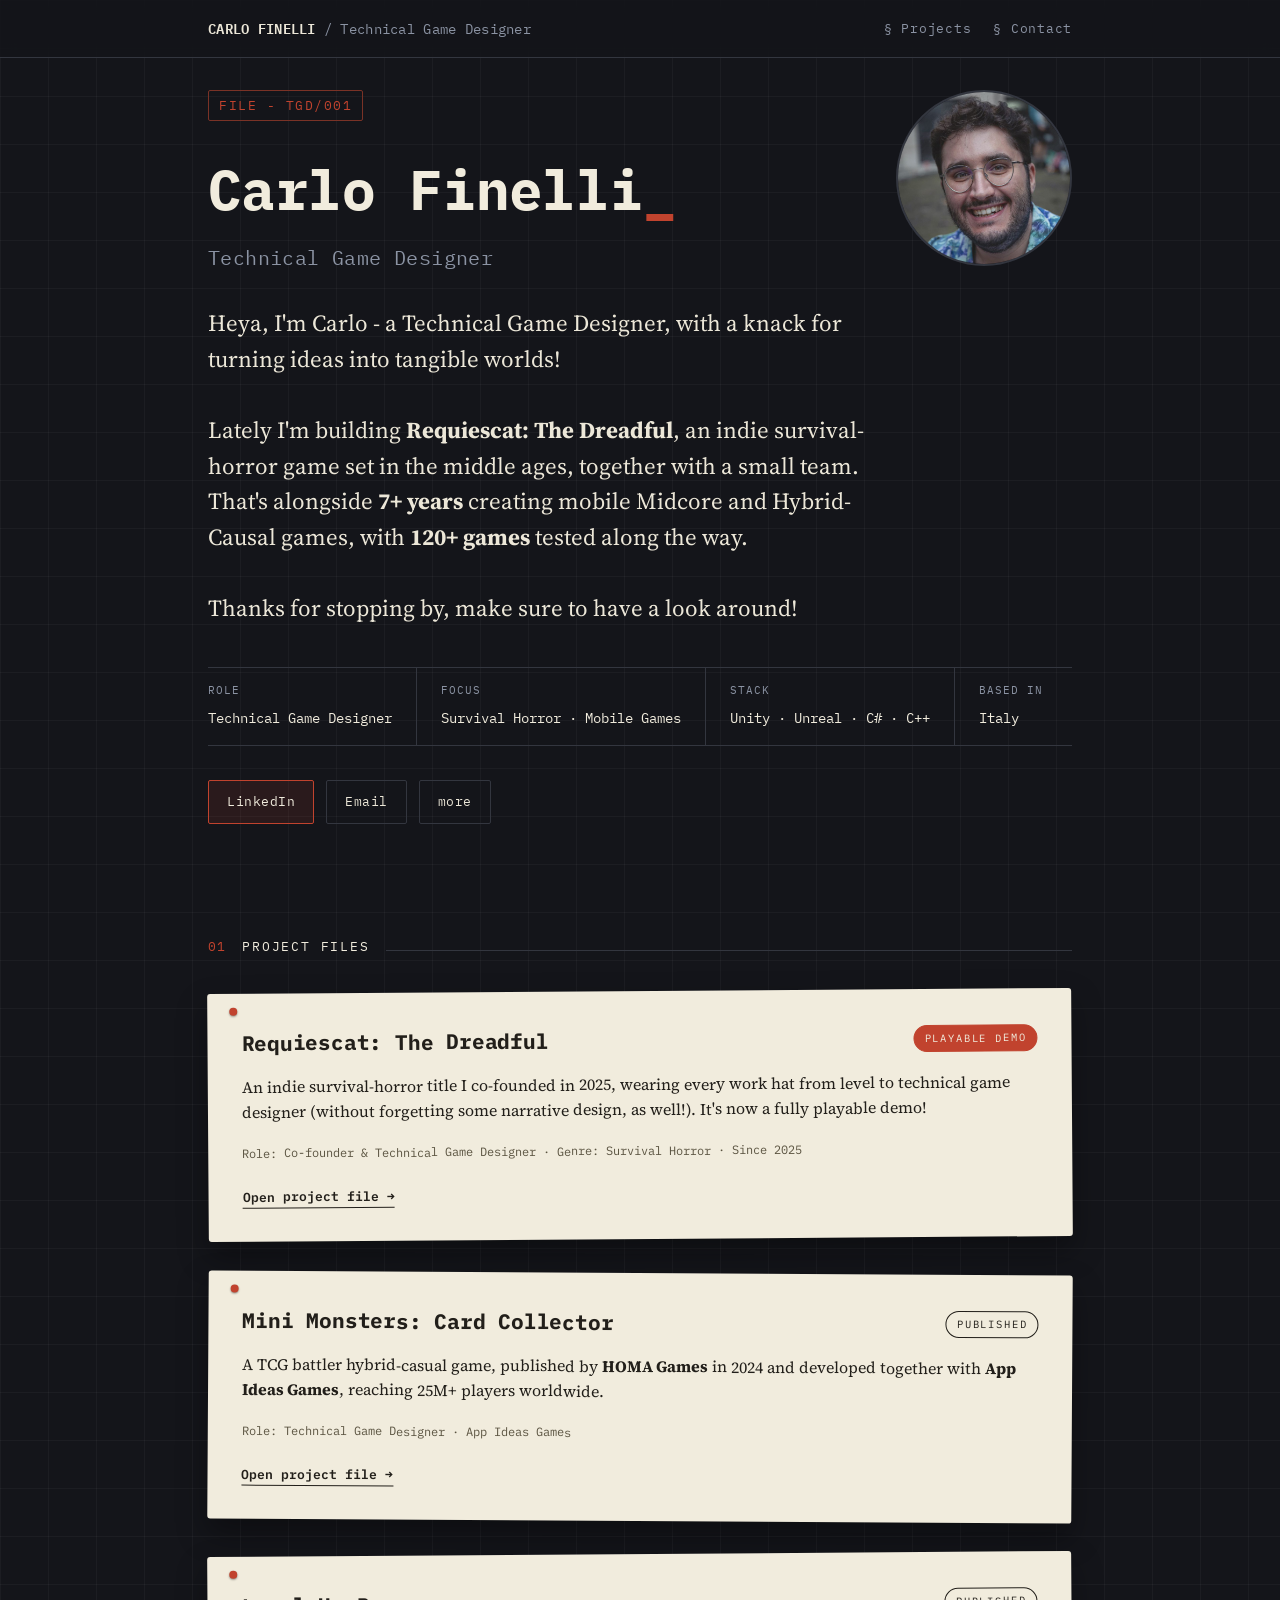
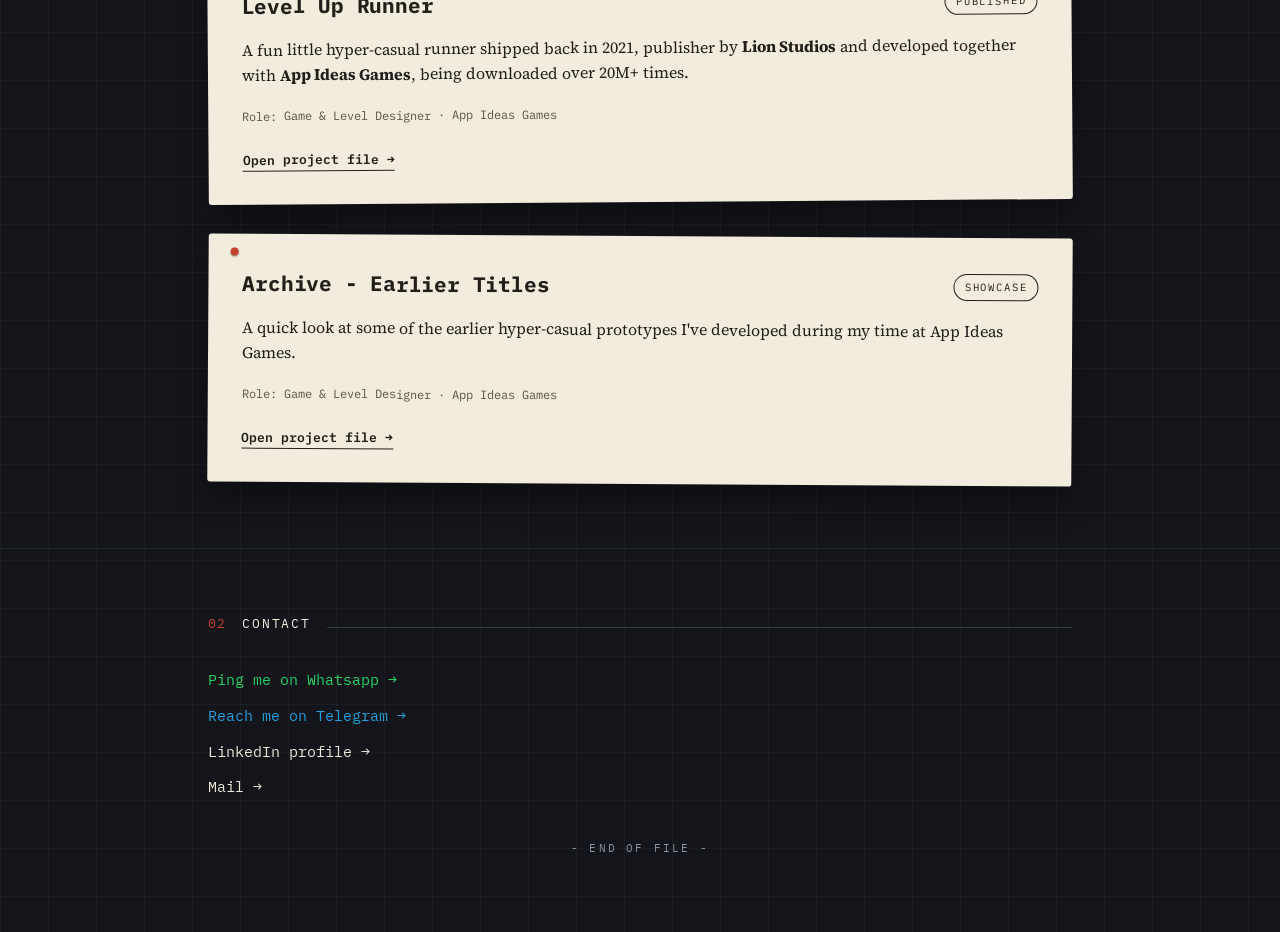
<file: index.html>
<!DOCTYPE html>
<html lang="en">
<head>
<meta charset="UTF-8">
<meta name="viewport" content="width=device-width, initial-scale=1.0">
<title>Carlo Finelli - Technical Game Designer</title>
<meta name="description" content="Portfolio of Carlo Finelli, Technical Game Designer and co-founder of Requiescat: The Dreadful.">
<link rel="stylesheet" href="assets/style.css">
</head>
<body>

<header class="site-header">
  <div class="wrap">
    <a href="index.html" class="id">CARLO FINELLI <span class="role">/ Technical Game Designer</span></a>
    <nav>
      <a href="#projects">§ Projects</a>
      <a href="#contact">§ Contact</a>
    </nav>
  </div>
</header>

<section class="hero">
  <div class="wrap">
    <div class="hero-top">
      <div class="hero-text">
        <span class="doc-tag">File - TGD/001</span>
        <h1>Carlo Finelli<span class="cursor">_</span></h1>
        <p class="role-line">Technical Game Designer</p>
      </div>
      <div class="hero-photo"><img src="assets/index/propic.jpg" alt="Carlo Finelli"></div>
    </div>

    <p class="statement">Heya, I'm Carlo - a Technical Game Designer, with a knack for turning ideas into tangible worlds! </br></br>
    Lately I'm building <b>Requiescat: The Dreadful</b>, an indie survival-horror game set in the middle ages, together with a small team.
    </br>That's alongside <b>7+ years</b> creating mobile Midcore and Hybrid-Causal games, with <b>120+ games</b> tested along the way. </br></br>
    Thanks for stopping by, make sure to have a look around!</p>

    <div class="meta-row">
      <div><span class="k">Role</span><span class="v">Technical Game Designer</span></div>
      <div><span class="k">Focus</span><span class="v">Survival Horror · Mobile Games</span></div>
      <div><span class="k">Stack</span><span class="v">Unity · Unreal · C# · C++</span></div>
      <div><span class="k">Based in</span><span class="v">Italy</span></div>
    </div>

    <div class="cta-row">
            <a class="btn primary" href="https://www.linkedin.com/in/carlo-finelli/" target="_blank" rel="noopener">LinkedIn</a>
            <a class="btn" href="mailto:c.finelli92@gmail.com?subject=Inquiry%20regarding%20your%20portfolio&body=Hi%20Carlo!%0D%0A%0D%0AI%20saw%20your%20portfolio%20and%20wanted%20to%20reach%20out!">Email</a>
            <a class="btn" href="#contact">more</a>
    </div>
  </div>
</section>

<section class="section" id="projects">
  <div class="wrap">
    <div class="eyebrow"><span class="num">01</span><span class="label">Project Files</span><span class="rule"></span></div>
    <div class="dossier-grid">

      <article class="dossier">
        <div class="dossier-top">
          <h3>Requiescat: The Dreadful</h3>
          <span class="status-pill live">Playable Demo</span>
        </div>
        <p class="blurb">An indie survival-horror title I co-founded in 2025, wearing every work hat from level to technical game designer (without forgetting some narrative design, as well!). </b>
        It's now a fully playable demo!</p>
        <div class="meta"><span>Role: Co-founder & Technical Game Designer</span><span>Genre: Survival Horror</span><span>Since 2025</span></div>
        <a class="open" href="projects/requiescat.html">Open project file →</a>
      </article>

      <article class="dossier">
        <div class="dossier-top">
          <h3>Mini Monsters: Card Collector</h3>
          <span class="status-pill">Published</span>
        </div>
        <p class="blurb">A TCG battler hybrid-casual game, published by <b>HOMA Games</b> in 2024 and developed together with <b>App Ideas Games</b>, reaching 25M+ players worldwide.</p>
        <div class="meta"><span>Role: Technical Game Designer</span><span>App Ideas Games</span></div>
        <a class="open" href="projects/mini-monsters.html">Open project file →</a>
      </article>

      <article class="dossier">
        <div class="dossier-top">
          <h3>Level Up Runner</h3>
          <span class="status-pill">Published</span>
        </div>
        <p class="blurb">A fun little hyper-casual runner shipped back in 2021, publisher by <b>Lion Studios</b> and developed together with <b>App Ideas Games</b>, being downloaded over 20M+ times.</p>
        <div class="meta"><span>Role: Game & Level Designer</span><span>App Ideas Games</span></div>
        <a class="open" href="projects/level-up-runner.html">Open project file →</a>
      </article>

      <article class="dossier">
        <div class="dossier-top">
          <h3>Archive - Earlier Titles</h3>
          <span class="status-pill">Showcase</span>
        </div>
        <p class="blurb">A quick look at some of the earlier hyper-casual prototypes I've developed during my time at App Ideas Games.</p>
        <div class="meta"><span>Role: Game & Level Designer</span><span>App Ideas Games</span></div>
        <a class="open" href="projects/showcase.html">Open project file →</a>
      </article>

    </div>
  </div>
</section>

<footer class="section" id="contact">
  <div class="wrap">
    <div class="eyebrow"><span class="num">02</span><span class="label">Contact</span><span class="rule"></span></div>
    <div class="contact-list">
      <a href="https://wa.me/393534126337?text=Hi%20Carlo%2C%20I%20saw%20your%20portfolio%20and%20wanted%20to%20reach%20out!" style="color: #25D366;" target="_blank" rel="noopener">Ping me on Whatsapp →</a>
      <a href="https://t.me/CarloF92?text=Hi%20Carlo!%20I%20saw%20your%20portfolio%20and%20wanted%20to%20reach%20out!" style="color: #24A1DE;" target="_blank" rel="noopener">Reach me on Telegram →</a>
      <a href="https://www.linkedin.com/in/carlo-finelli/" target="_blank" rel="noopener">LinkedIn profile →</a>
      <a href="mailto:c.finelli92@gmail.com?subject=Inquiry%20regarding%20your%20portfolio&body=Hi%20Carlo!%0D%0A%0D%0AI%20saw%20your%20portfolio%20and%20wanted%20to%20reach%20out!">Mail →</a>
    </div>
    <p class="end-mark">- End of file -</p>
  </div>
</footer>

</body>
</html>
</file>
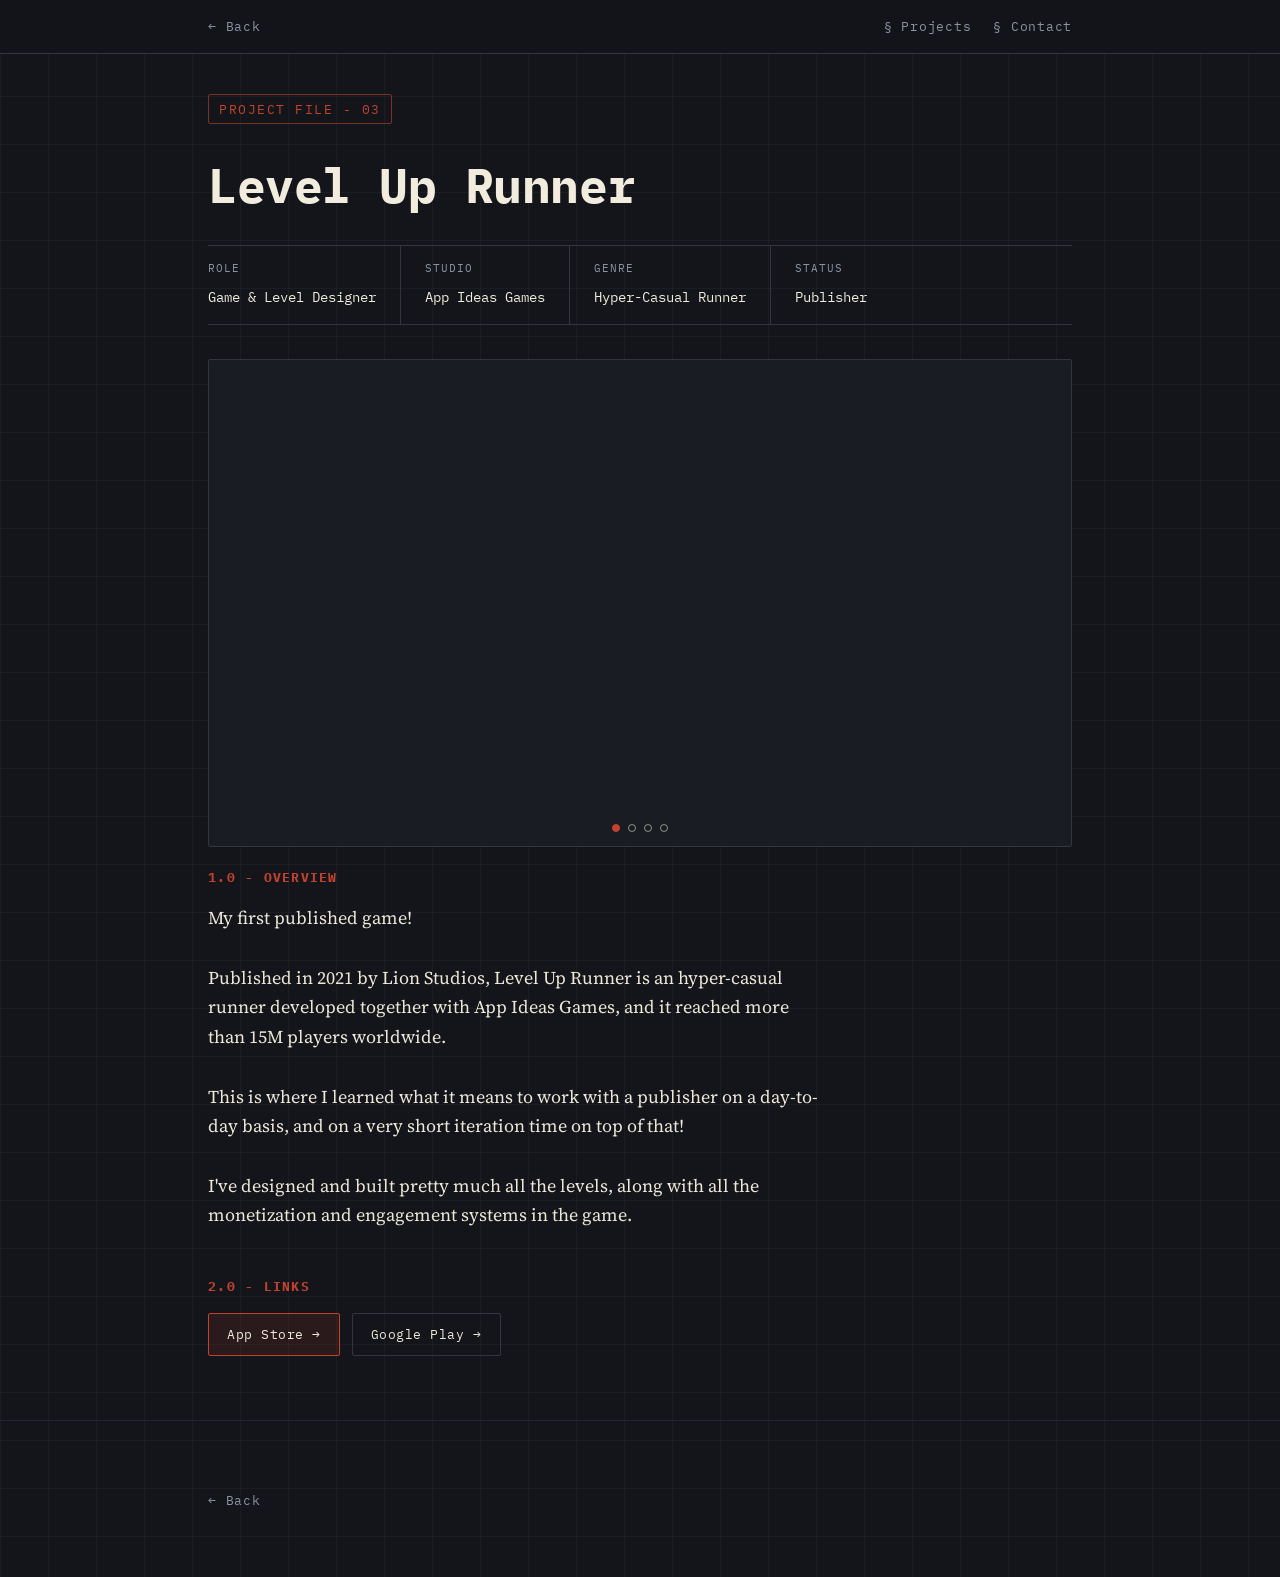
<file: projects/level-up-runner.html>
<!DOCTYPE html>
<html lang="en">
<head>
<meta charset="UTF-8">
<meta name="viewport" content="width=device-width, initial-scale=1.0">
<title>Level Up Runner - Carlo Finelli</title>
<link rel="stylesheet" href="../assets/style.css">
</head>
<body>

<header class="site-header">
  <div class="wrap">
    <a href="../index.html" class="back-link">← Back</a>
    <nav>
      <a href="../index.html#projects">§ Projects</a>
      <a href="../index.html#contact">§ Contact</a>
    </nav>
  </div>
</header>

<section class="case-hero">
  <div class="wrap">
    <span class="doc-tag">Project File - 03</span>
    <h1 style="font-family:var(--mono); font-weight:700; font-size:clamp(30px,5vw,48px); color:var(--paper); margin:0 0 20px; letter-spacing:-0.01em;">Level Up Runner</h1>
    <div class="meta-row">
      <div><span class="k">Role</span><span class="v">Game &amp; Level Designer</span></div>
      <div><span class="k">Studio</span><span class="v">App Ideas Games</span></div>
      <div><span class="k">Genre</span><span class="v">Hyper-Casual Runner</span></div>
      <div><span class="k">Status</span><span class="v">Publisher</span></div>
    </div>
  </div>
</section>

<section class="section case-body">
  <div class="wrap">
    <div class="carousel" data-interval="6000">
      <div class="carousel-slide active">
        <iframe src="https://www.youtube.com/embed/9cwiLkMfBO8?autoplay=1&cc_load_policy=0&mute=1&loop=1&playlist=9cwiLkMfBO8&controls=1&rel=0&playsinline=1"
          title="Level Up Runner - gameplay capture" allow="autoplay; encrypted-media" loading="lazy"></iframe>
      </div>
      <div class="carousel-slide">
        <img src="../assets/lur/level-up-runner-01.png" alt="Level Up Runner - screenshot 1">
      </div>
      <div class="carousel-slide">
        <img src="../assets/lur/level-up-runner-02.png" alt="Level Up Runner - screenshot 2">
      </div>
      <div class="carousel-slide">
        <img src="../assets/lur/level-up-runner-03.png" alt="Level Up Runner - screenshot 2">
      </div>
      <div class="carousel-dots"></div>
    </div>

    <h4>1.0 - Overview</h4>
    <p class="lede">My first published game! </br></br>Published in 2021 by Lion Studios, Level Up Runner is an hyper-casual runner developed together with App Ideas Games, and it reached more than 15M players worldwide.</br></br> This is where I learned what it means to work with a publisher on a day-to-day basis, and on a very short iteration time on top of that! </br></br>I've designed and built pretty much all the levels, along with all the monetization and engagement systems in the game.</p>

    <h4>2.0 - Links</h4>
    <div class="cta-row">
      <a class="btn primary" href="https://apps.apple.com/us/app/level-up-runner/id1586795332" target="_blank" rel="noopener">App Store →</a>
      <a class="btn" href="https://play.google.com/store/apps/details?id=com.AppIdeas.LevelUpRunner" target="_blank" rel="noopener">Google Play →</a>
    </div>

  </div>
</section>

<footer class="section">
  <div class="wrap">
    <a href="../index.html" class="back-link">← Back</a>
  </div>
</footer>

<script src="../assets/carousel.js" defer></script>
</body>
</html>
</file>
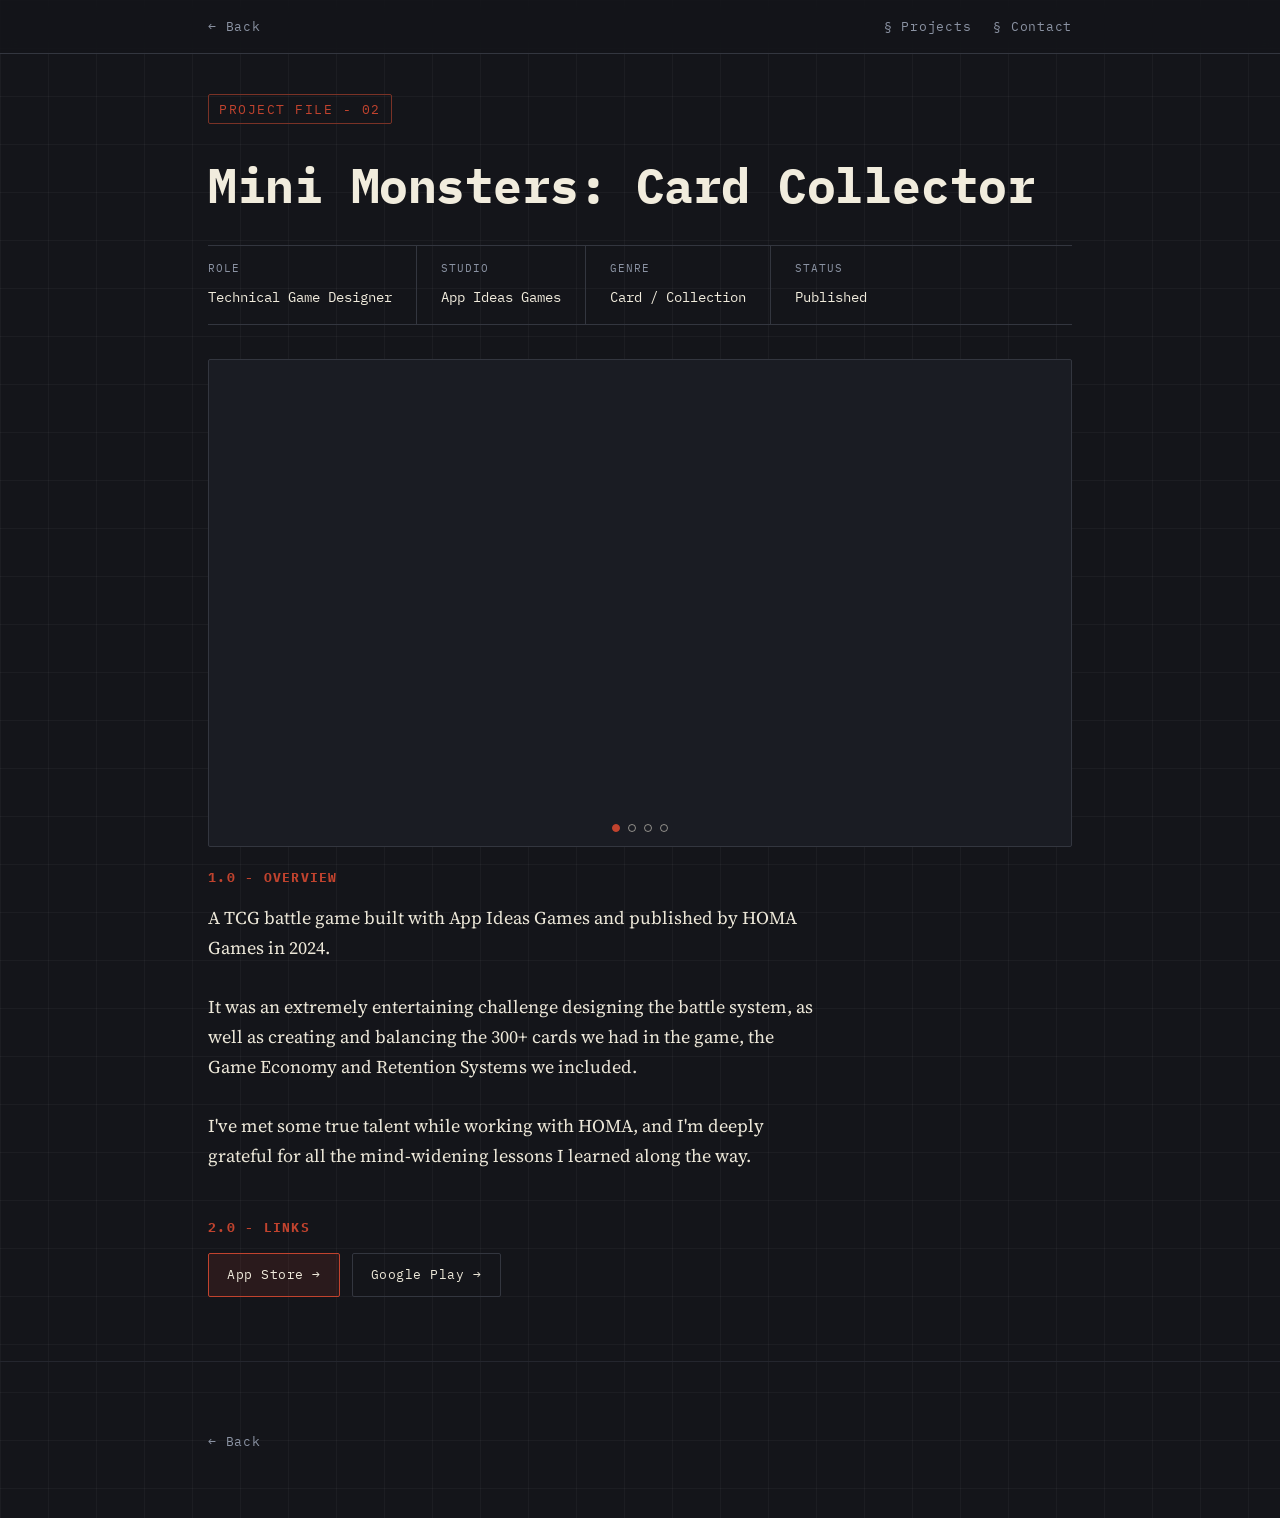
<file: projects/mini-monsters.html>
<!DOCTYPE html>
<html lang="en">
<head>
<meta charset="UTF-8">
<meta name="viewport" content="width=device-width, initial-scale=1.0">
<title>Mini Monsters: Card Collector - Carlo Finelli</title>
<link rel="stylesheet" href="../assets/style.css">
</head>
<body>

<header class="site-header">
  <div class="wrap">
    <a href="../index.html" class="back-link">← Back</a>
    <nav>
      <a href="../index.html#projects">§ Projects</a>
      <a href="../index.html#contact">§ Contact</a>
    </nav>
  </div>
</header>

<section class="case-hero">
  <div class="wrap">
    <span class="doc-tag">Project File - 02</span>
    <h1 style="font-family:var(--mono); font-weight:700; font-size:clamp(30px,5vw,48px); color:var(--paper); margin:0 0 20px; letter-spacing:-0.01em;">Mini Monsters: Card Collector</h1>
    <div class="meta-row">
      <div><span class="k">Role</span><span class="v">Technical Game Designer</span></div>
      <div><span class="k">Studio</span><span class="v">App Ideas Games</span></div>
      <div><span class="k">Genre</span><span class="v">Card / Collection</span></div>
      <div><span class="k">Status</span><span class="v">Published</span></div>
    </div>
  </div>
</section>

<section class="section case-body">
  <div class="wrap">

    <div class="carousel" data-interval="6000">
      <div class="carousel-slide">
        <iframe src="https://www.youtube.com/embed/f-jsLAgUouM?autoplay=1&cc_load_policy=0&mute=1&loop=1&playlist=f-jsLAgUouM&controls=1&rel=0&playsinline=1"
          title="Mini Monsters: Card Collector" allow="autoplay; encrypted-media" loading="lazy"></iframe>
      </div>
      <div class="carousel-slide">
        <img src="../assets/mmo/mini-monsters-01.webp" alt="Mini Monsters: Card Collector - screenshot 1">
      </div>
      <div class="carousel-slide">
        <img src="../assets/mmo/mini-monsters-02.webp" alt="Mini Monsters: Card Collector - screenshot 2">
      </div>
      <div class="carousel-slide">
        <img src="../assets/mmo/mini-monsters-03.webp" alt="Mini Monsters: Card Collector - screenshot 3">
      </div>
      <div class="carousel-dots"></div>
    </div>

    <h4>1.0 - Overview</h4>
    <p class="lede">A TCG battle game built with App Ideas Games and published by HOMA Games in 2024. </br></br>It was an extremely entertaining challenge designing the battle system, as well as creating and balancing the 300+ cards we had in the game, the Game Economy and Retention Systems we included. </br></br>I've met some true talent while working with HOMA, and I'm deeply grateful for all the mind-widening lessons I learned along the way.</p>

    <h4>2.0 - Links</h4>
    <div class="cta-row">
      <a class="btn primary" href="https://apps.apple.com/it/app/mini-monsters-card-collector/id6499322184?l=en-GB" target="_blank" rel="noopener">App Store →</a>
      <a class="btn" href="https://play.google.com/store/apps/details?id=com.appideas.minimonsters" target="_blank" rel="noopener">Google Play →</a>
    </div>

  </div>
</section>

<footer class="section">
  <div class="wrap">
    <a href="../index.html" class="back-link">← Back</a>
  </div>
</footer>

<script src="../assets/carousel.js" defer></script>
</body>
</html>
</file>
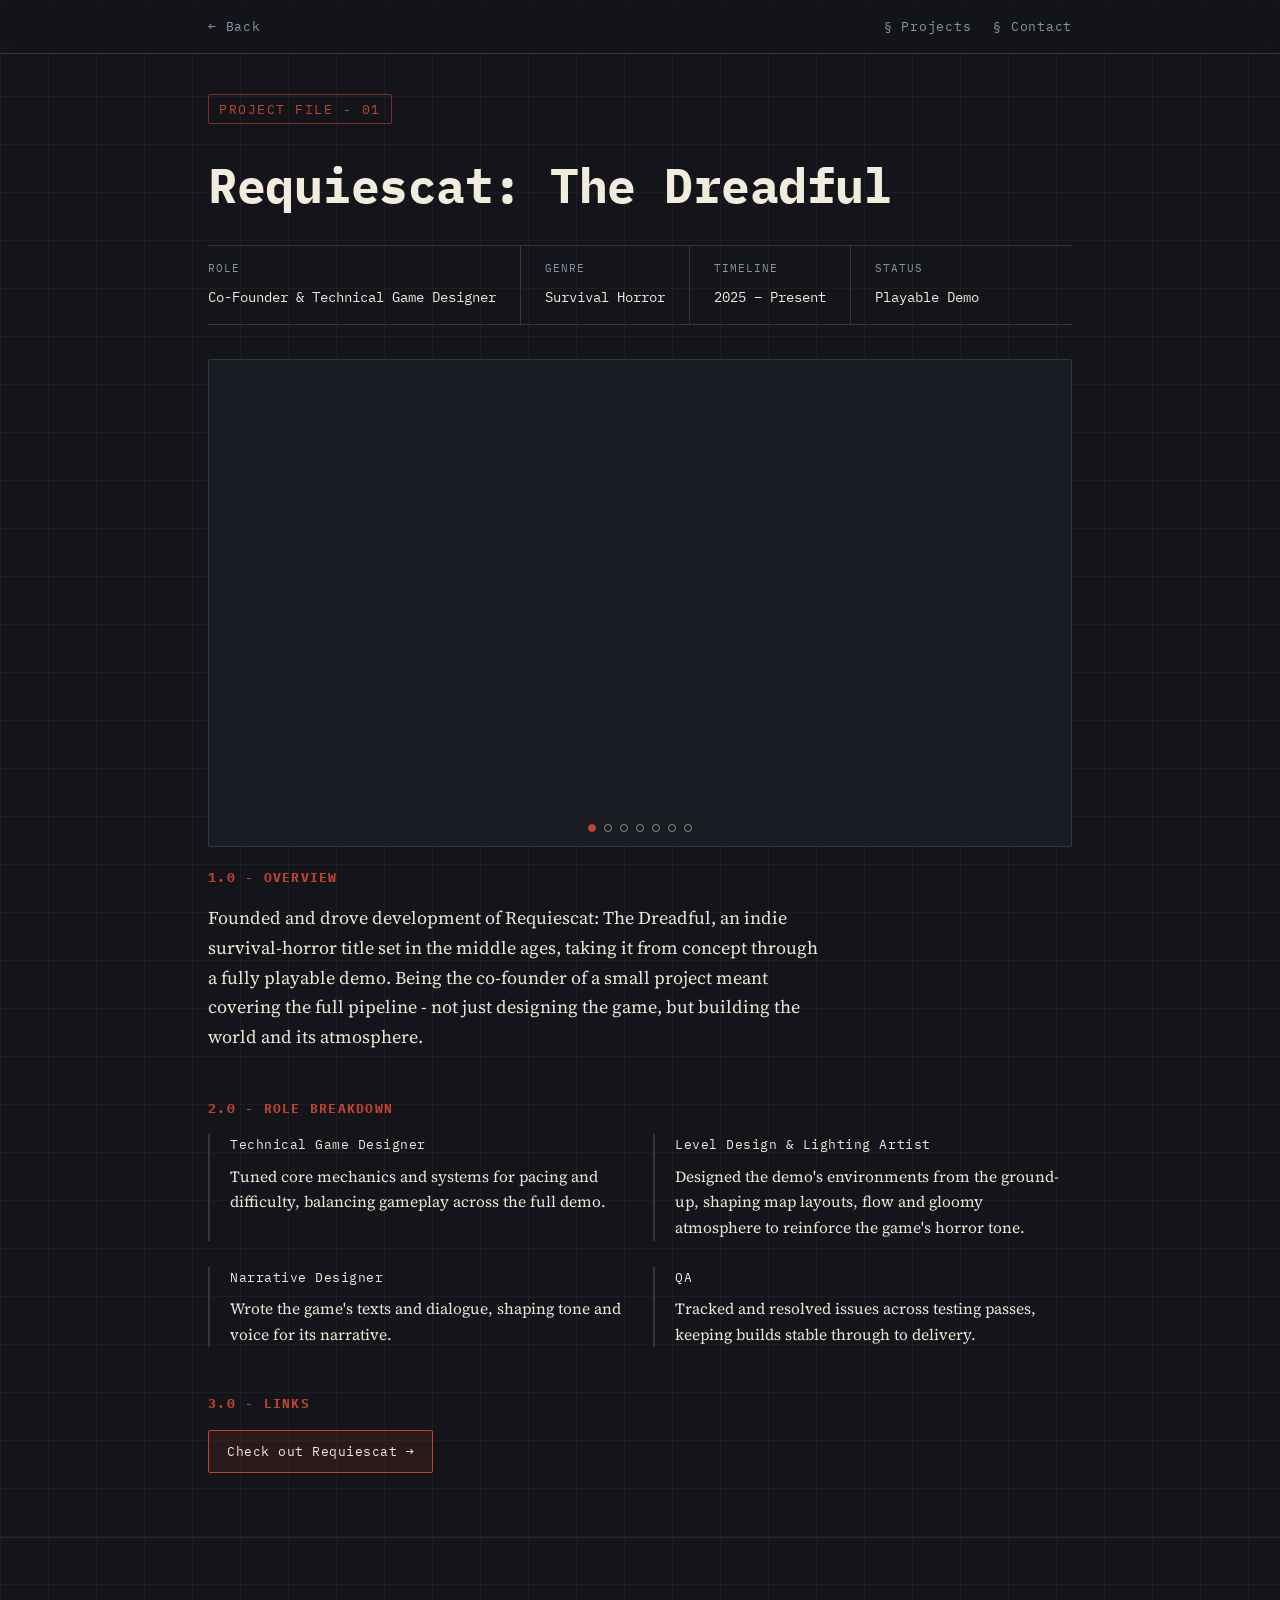
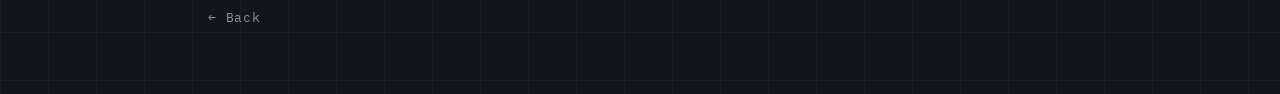
<file: projects/requiescat.html>
<!DOCTYPE html>
<html lang="en">
<head>
<meta charset="UTF-8">
<meta name="viewport" content="width=device-width, initial-scale=1.0">
<title>Requiescat: The Dreadful - Carlo Finelli</title>
<link rel="stylesheet" href="../assets/style.css">
</head>
<body>

<header class="site-header">
  <div class="wrap">
    <a href="../index.html" class="back-link">← Back</a>
    <nav>
      <a href="../index.html#projects">§ Projects</a>
      <a href="../index.html#contact">§ Contact</a>
    </nav>
  </div>
</header>

<section class="case-hero">
  <div class="wrap">
    <span class="doc-tag">Project File - 01</span>
    <h1 style="font-family:var(--mono); font-weight:700; font-size:clamp(30px,5vw,48px); color:var(--paper); margin:0 0 20px; letter-spacing:-0.01em;">Requiescat: The Dreadful</h1>
    <div class="meta-row">
      <div><span class="k">Role</span><span class="v">Co-Founder &amp; Technical Game Designer</span></div>
      <div><span class="k">Genre</span><span class="v">Survival Horror</span></div>
      <div><span class="k">Timeline</span><span class="v">2025 – Present</span></div>
      <div><span class="k">Status</span><span class="v">Playable Demo</span></div>
    </div>
  </div>
</section>

<section class="section case-body">
  <div class="wrap">

    <div class="carousel" data-interval="6000">
      <div class="carousel-slide active">
        <iframe src="https://www.youtube.com/embed/nsMSbRg0sp4?autoplay=1&cc_load_policy=0&mute=1&loop=1&playlist=nsMSbRg0sp4&controls=1&rel=0&playsinline=1"
          title="Requiescat: The Dreadful - Teaser Trailer" allow="autoplay; encrypted-media" loading="lazy"></iframe>
      </div>
      <div class="carousel-slide">
        <iframe src="https://www.youtube.com/embed/0S2v2WcYzcU?autoplay=1&cc_load_policy=0&mute=1&loop=1&playlist=0S2v2WcYzcU&controls=1&rel=0&playsinline=1"
          title="Requiescat: The Dreadful - Early Gameplay Trailer" allow="autoplay; encrypted-media" loading="lazy"></iframe>
      </div>
      <div class="carousel-slide">
        <img src="../assets/requiescat/requiescat-01.png" alt="Requiescat: The Dreadful - screenshot 1">
      </div>
      <div class="carousel-slide">
        <img src="../assets/requiescat/requiescat-02.png" alt="Requiescat: The Dreadful - screenshot 2">
      </div>
      <div class="carousel-slide">
        <img src="../assets/requiescat/requiescat-03.png" alt="Requiescat: The Dreadful - screenshot 2">
      </div>
      <div class="carousel-slide">
        <img src="../assets/requiescat/requiescat-04.png" alt="Requiescat: The Dreadful - screenshot 2">
      </div>
      <div class="carousel-slide">
        <img src="../assets/requiescat/requiescat-05.png" alt="Requiescat: The Dreadful - screenshot 2">
      </div>
      <div class="carousel-dots"></div>
    </div>

    <h4>1.0 - Overview</h4>
    <p class="lede">Founded and drove development of Requiescat: The Dreadful, an indie survival-horror title set in the middle ages, taking it from concept through a fully playable demo. Being the co-founder of a small project meant covering the full pipeline - not just designing the game, but building the world and its atmosphere.</p>

    <h4>2.0 - Role Breakdown</h4>
    <div class="role-grid">
    <div class="role-card">
        <div class="who">Technical Game Designer</div>
        <p>Tuned core mechanics and systems for pacing and difficulty, balancing gameplay across the full demo.</p>
      </div>
      <div class="role-card">
        <div class="who">Level Design &amp; Lighting Artist</div>
        <p>Designed the demo's environments from the ground-up, shaping map layouts, flow and gloomy atmosphere to reinforce the game's horror tone.</p>
      </div>
      <div class="role-card">
        <div class="who">Narrative Designer</div>
        <p>Wrote the game's texts and dialogue, shaping tone and voice for its narrative.</p>
      </div>
      <div class="role-card">
        <div class="who">QA</div>
        <p>Tracked and resolved issues across testing passes, keeping builds stable through to delivery.</p>
      </div>
    </div>

    <h4>3.0 - Links</h4>
    <div class="cta-row">
      <a class="btn primary" href="https://requescatthedreadful.netlify.app/" target="_blank" rel="noopener">Check out Requiescat →</a>
    </div>

  </div>
</section>

<footer class="section">
  <div class="wrap">
    <a href="../index.html" class="back-link">← Back</a>
  </div>
</footer>

<script src="../assets/carousel.js" defer></script>
</body>
</html>
</file>
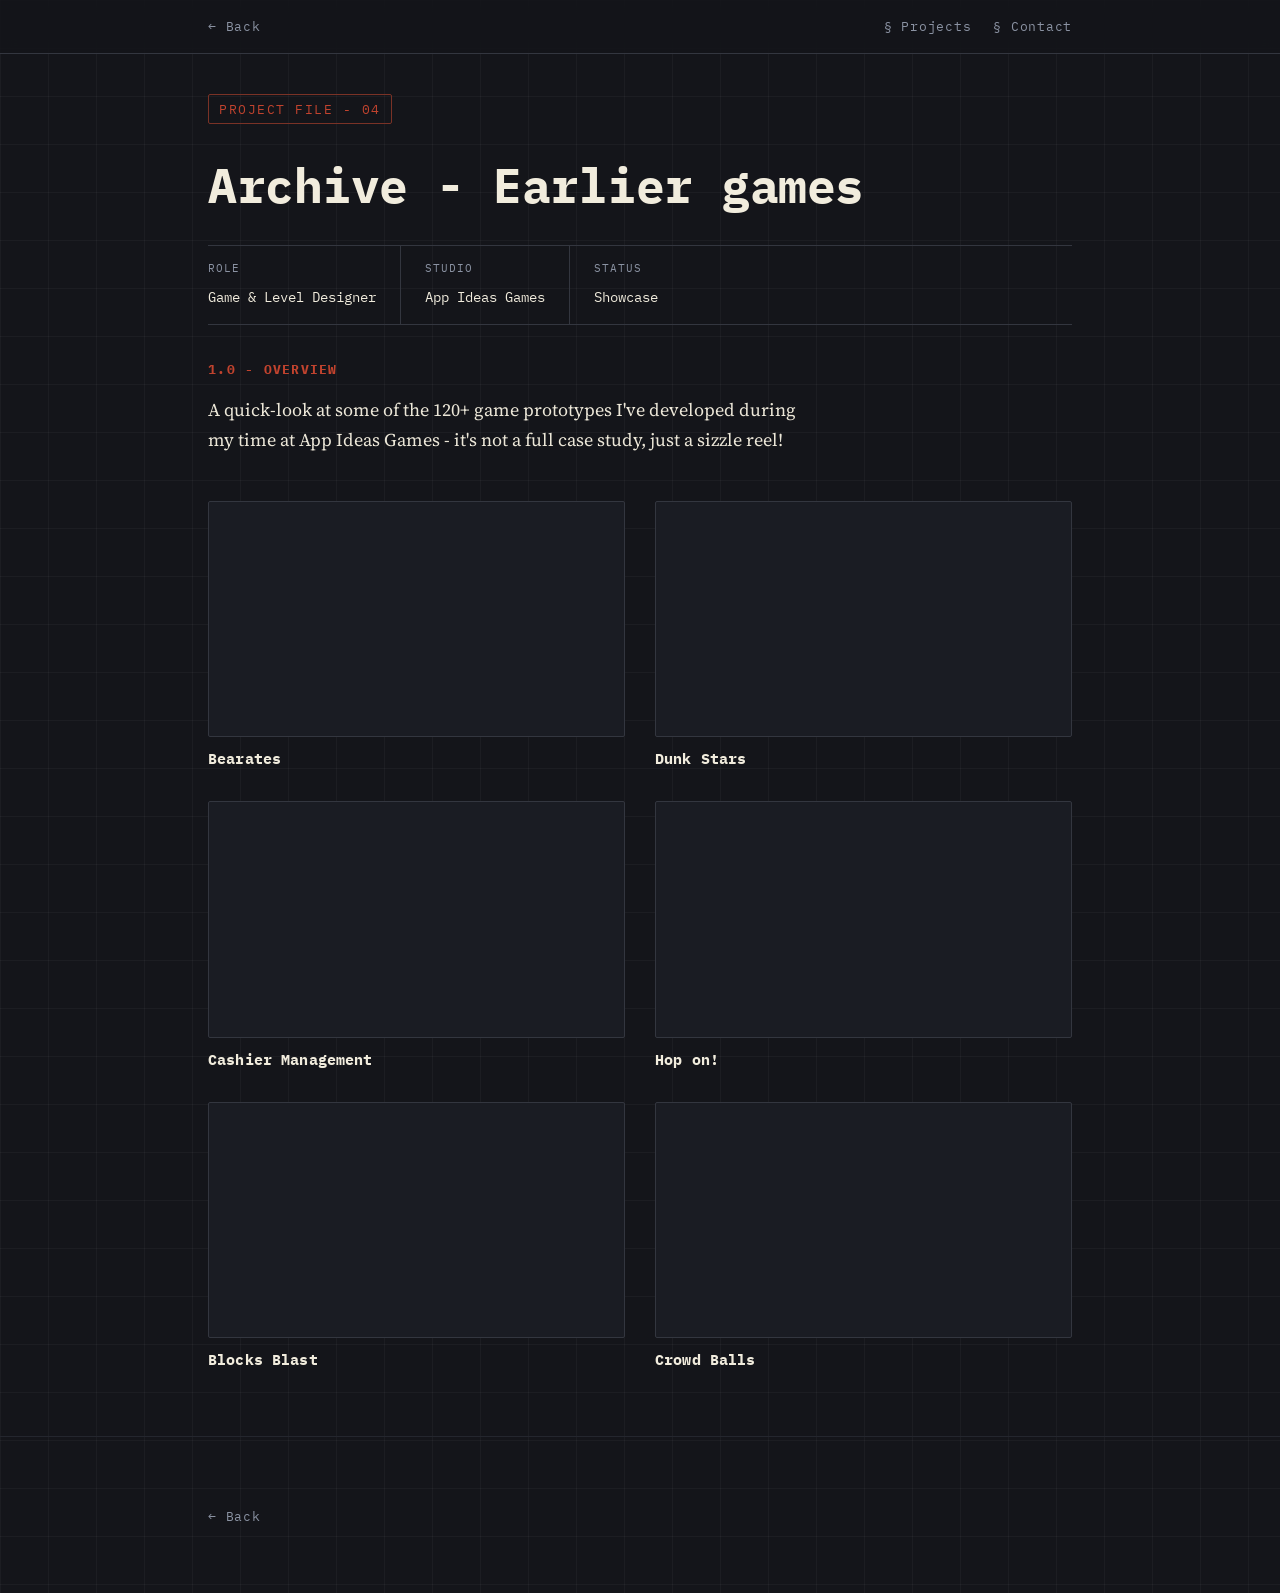
<file: projects/showcase.html>
<!DOCTYPE html>
<html lang="en">
<head>
<meta charset="UTF-8">
<meta name="viewport" content="width=device-width, initial-scale=1.0">
<title>Earlier games - Carlo Finelli</title>
<link rel="stylesheet" href="../assets/style.css">
</head>
<body>

<header class="site-header">
  <div class="wrap">
    <a href="../index.html" class="back-link">← Back</a>
    <nav>
      <a href="../index.html#projects">§ Projects</a>
      <a href="../index.html#contact">§ Contact</a>
    </nav>
  </div>
</header>

<section class="case-hero">
  <div class="wrap">
    <span class="doc-tag">Project File - 04</span>
    <h1 style="font-family:var(--mono); font-weight:700; font-size:clamp(30px,5vw,48px); color:var(--paper); margin:0 0 20px; letter-spacing:-0.01em;">Archive - Earlier games</h1>
    <div class="meta-row">
      <div><span class="k">Role</span><span class="v">Game & Level Designer</span></div>
      <div><span class="k">Studio</span><span class="v">App Ideas Games</span></div>
      <div><span class="k">Status</span><span class="v">Showcase</span></div>
    </div>
  </div>
</section>

<section class="section case-body">
  <div class="wrap">
    <h4>1.0 - Overview</h4>
    <p class="lede">A quick-look at some of the 120+ game prototypes I've developed during my time at App Ideas Games - it's not a full case study, just a sizzle reel!</p>


    <div class="showcase-grid">
     <div class="showcase-item">
        <div class="video-embed">
          <iframe src="https://www.youtube.com/embed/pFmx1x0Uors?autoplay=1&mute=1&loop=1&playlist=pFmx1x0Uors&controls=0&modestbranding=1&rel=0&playsinline=1"
            title="Bearates" allow="autoplay; encrypted-media" loading="lazy"></iframe>
        </div>
        <h5>Bearates</h5>
      </div>

      <div class="showcase-item">
        <div class="video-embed">
          <iframe src="https://www.youtube.com/embed/WClmZvdxpRE?autoplay=1&mute=1&loop=1&playlist=WClmZvdxpRE&controls=0&modestbranding=1&rel=0&playsinline=1"
            title="Dunk Stars" allow="autoplay; encrypted-media" loading="lazy"></iframe>
        </div>
        <h5>Dunk Stars</h5>
      </div>
       <div class="showcase-item">
        <div class="video-embed">
          <iframe src="https://www.youtube.com/embed/XTB0egnmeVw?autoplay=1&mute=1&loop=1&playlist=XTB0egnmeVw&controls=0&modestbranding=1&rel=0&playsinline=1"
            title="Cashier Management" allow="autoplay; encrypted-media" loading="lazy"></iframe>
        </div>
        <h5>Cashier Management</h5>
      </div>
      <div class="showcase-item">
        <div class="video-embed">
          <iframe src="https://www.youtube.com/embed/I_WdzZSE6pg?autoplay=1&mute=1&loop=1&playlist=I_WdzZSE6pg&controls=0&modestbranding=1&rel=0&playsinline=1"
            title="Blocks Blast" allow="autoplay; encrypted-media" loading="lazy"></iframe>
        </div>
        <h5>Hop on!</h5>
      </div>
      <div class="showcase-item">
        <div class="video-embed">
          <iframe src="https://www.youtube.com/embed/JPhtJTgxplQ?autoplay=1&mute=1&loop=1&playlist=JPhtJTgxplQ&controls=0&modestbranding=1&rel=0&playsinline=1"
            title="Blocks Blast" allow="autoplay; encrypted-media" loading="lazy"></iframe>
        </div>
        <h5>Blocks Blast</h5>
      </div>
      <div class="showcase-item">
        <div class="video-embed">
          <iframe src="https://www.youtube.com/embed/Fk03_HgJhQw?autoplay=1&mute=1&loop=1&playlist=Fk03_HgJhQw&controls=0&modestbranding=1&rel=0&playsinline=1"
            title="Crowd Balls" allow="autoplay; encrypted-media" loading="lazy"></iframe>
        </div>
        <h5>Crowd Balls</h5>
      </div>
    </div>

  </div>
</section>

<footer class="section">
  <div class="wrap">
    <a href="../index.html" class="back-link">← Back</a>
  </div>
</footer>

</body>
</html>
</file>
<file: assets/style.css>
/* ==========================================================================
   Carlo Finelli — Portfolio
   Design concept: a technical design document / project dossier.
   Dark "desk" surface, cream "paper" cards pinned to it, mono for
   structure & labels (spec-sheet voice), serif for reading copy.
   ========================================================================== */

@import url('https://fonts.googleapis.com/css2?family=IBM+Plex+Mono:wght@400;500;600;700&family=Source+Serif+4:opsz,wght@8..60,400;8..60,500;8..60,600&display=swap');

:root {
  --bg: #14151a;
  --bg-alt: #1a1c23;
  --paper: #f1ecdd;
  --paper-dim: #e7e1cd;
  --ink: #221f1a;
  --ink-soft: #5a5340;
  --line: #33363f;
  --line-soft: #24262e;
  --line-paper: #d7cfb6;
  --fg: #ece7d8;
  --muted: #8b93a3;
  --accent: #c1432e;
  --accent-dim: #7a3226;
  --mono: 'IBM Plex Mono', 'SFMono-Regular', Consolas, monospace;
  --serif: 'Source Serif 4', Georgia, serif;
  --max: 920px;
}

* { box-sizing: border-box; }
html { scroll-behavior: smooth; }
@media (prefers-reduced-motion: reduce) {
  html { scroll-behavior: auto; }
  * { animation-duration: 0.001ms !important; animation-iteration-count: 1 !important; transition-duration: 0.001ms !important; }
}

body {
  margin: 0;
  background:
    linear-gradient(rgba(255,255,255,.035) 1px, transparent 1px),
    linear-gradient(90deg, rgba(255,255,255,.035) 1px, transparent 1px),
    var(--bg);
  background-size: 48px 48px, 48px 48px, auto;
  color: var(--fg);
  font-family: var(--serif);
  font-size: 17px;
  line-height: 1.65;
  -webkit-font-smoothing: antialiased;
}

a { color: inherit; }
a:focus-visible, button:focus-visible { outline: 2px solid var(--accent); outline-offset: 3px; }

.wrap { max-width: var(--max); margin: 0 auto; padding: 0 28px; }

/* ---------- Header ---------- */
.site-header {
  position: sticky; top: 0; z-index: 20;
  backdrop-filter: blur(8px);
  background: rgba(20,21,26,.82);
  border-bottom: 1px solid var(--line);
}
.site-header .wrap { display: flex; align-items: center; justify-content: space-between; padding-top: 16px; padding-bottom: 16px; }
.site-header .id {
  font-family: var(--mono); font-weight: 600; font-size: 14px; letter-spacing: .02em;
  text-decoration: none;
}
.site-header .id .role { color: var(--muted); font-weight: 400; }
.site-header nav { display: flex; gap: 22px; font-family: var(--mono); font-size: 12.5px; letter-spacing: .06em; }
.site-header nav a { text-decoration: none; color: var(--muted); }
.site-header nav a:hover { color: var(--accent); }
.back-link { font-family: var(--mono); font-size: 12.5px; letter-spacing: .06em; color: var(--muted); text-decoration: none; }
.back-link:hover { color: var(--accent); }

/* ---------- Hero ---------- */
.hero { padding: 32px 0 48px; }
.doc-tag {
  display: inline-block; font-family: var(--mono); font-size: 12.5px; letter-spacing: .12em;
  color: var(--accent); border: 1px solid var(--accent-dim); padding: 4px 10px; border-radius: 2px;
  margin-bottom: 22px; text-transform: uppercase;
}
.hero h1 {
  font-family: var(--mono); font-weight: 700; font-size: clamp(34px, 6vw, 56px);
  letter-spacing: -0.01em; margin: 0 0 6px; color: var(--paper);
}
.hero .cursor { color: var(--accent); animation: blink 1.1s steps(1) infinite; }
@keyframes blink { 50% { opacity: 0; } }
.hero .role-line {
  font-family: var(--mono); font-size: 20px; color: var(--muted); margin: 0 0 32px; letter-spacing: .02em;
}
.hero .statement {
  font-size: clamp(19px, 2.4vw, 23px); line-height: 1.55; max-width: 62ch; margin: 0 0 40px;
  color: var(--fg);
}
.meta-row {
  display: flex; flex-wrap: wrap; gap: 0; border-top: 1px solid var(--line); border-bottom: 1px solid var(--line);
  margin-bottom: 34px;
}
.meta-row div { padding: 14px 24px 14px 0; margin-right: 24px; border-right: 1px solid var(--line); }
.meta-row div:last-child { border-right: none; margin-right: 0; }
.meta-row .k { display: block; font-family: var(--mono); font-size: 10.5px; letter-spacing: .1em; color: var(--muted); margin-bottom: 4px; text-transform: uppercase; }
.meta-row .v { font-family: var(--mono); font-size: 13.5px; color: var(--paper); }

.cta-row { display: flex; flex-wrap: wrap; gap: 12px; }
.btn {
  font-family: var(--mono); font-size: 13px; letter-spacing: .04em; text-decoration: none;
  padding: 10px 18px; border: 1px solid var(--line); color: var(--fg); border-radius: 2px;
  transition: border-color .15s ease, color .15s ease, background-color .15s ease;
}
.btn:hover { border-color: var(--accent); color: var(--paper); background: rgba(193,67,46,.08); }
.btn.primary { border-color: var(--accent); color: var(--paper); background: rgba(193,67,46,.12); }
.btn.primary:hover { background: rgba(193,67,46,.22); }

/* ---------- Section eyebrow ---------- */
.section { padding: 64px 0; }
.eyebrow { display: flex; align-items: baseline; gap: 16px; margin-bottom: 34px; }
.eyebrow .num { font-family: var(--mono); font-size: 13px; color: var(--accent); letter-spacing: .08em; }
.eyebrow .label { font-family: var(--mono); font-size: 13px; letter-spacing: .14em; text-transform: uppercase; color: var(--paper); }
.eyebrow .rule { flex: 1; height: 1px; background: var(--line); }

/* ---------- Skills ---------- */
.skills-grid { display: grid; grid-template-columns: repeat(2, 1fr); gap: 1px; background: var(--line); border: 1px solid var(--line); }
.skill-card { background: var(--bg); padding: 26px 28px; }
.skill-card .label { font-family: var(--mono); font-size: 12px; letter-spacing: .08em; text-transform: uppercase; color: var(--accent); margin-bottom: 10px; border-left: 2px solid var(--accent); padding-left: 10px; }
.skill-card p { margin: 0; color: var(--fg); font-size: 15.5px; line-height: 1.6; }
@media (max-width: 640px) { .skills-grid { grid-template-columns: 1fr; } }

/* ---------- Project dossier cards ---------- */
.dossier-grid { display: grid; grid-template-columns: 1fr; gap: 34px; }
.dossier {
  background: var(--paper); color: var(--ink); border-radius: 3px; padding: 32px 34px;
  box-shadow: 0 14px 30px rgba(0,0,0,.35);
  position: relative;
}
.dossier:nth-child(odd) { transform: rotate(-0.4deg); }
.dossier:nth-child(even) { transform: rotate(0.35deg); }
.dossier::before {
  content: ''; position: absolute; top: 14px; left: 22px; width: 8px; height: 8px; border-radius: 50%;
  background: var(--accent); box-shadow: 0 1px 2px rgba(0,0,0,.4);
}
.dossier-top { display: flex; align-items: center; justify-content: space-between; margin-bottom: 14px; flex-wrap: wrap; gap: 10px; }
.dossier h3 { font-family: var(--mono); font-size: 21px; margin: 0; color: var(--ink); letter-spacing: -0.01em; }
.status-pill {
  font-family: var(--mono); font-size: 10.5px; letter-spacing: .08em; text-transform: uppercase;
  padding: 4px 10px; border-radius: 20px; border: 1px solid var(--ink); color: var(--ink);
}
.status-pill.live { background: var(--accent); border-color: var(--accent); color: var(--paper); }
.dossier p.blurb { font-size: 16px; line-height: 1.6; margin: 0 0 18px; color: var(--ink); }
.dossier .meta { font-family: var(--mono); font-size: 12px; color: var(--ink-soft); margin-bottom: 18px; }
.dossier .meta span:not(:last-child)::after { content: ' · '; }
.dossier a.open {
  font-family: var(--mono); font-size: 13px; text-decoration: none; color: var(--ink); font-weight: 600;
  border-bottom: 1px solid var(--ink);
}
.dossier a.open:hover { color: var(--accent); border-color: var(--accent); }

/* ---------- Footer ---------- */
footer.section { border-top: 1px solid var(--line-soft); }
.contact-list { display: flex; flex-direction: column; gap: 10px; margin-bottom: 38px; }
.contact-list a { font-family: var(--mono); font-size: 15px; text-decoration: none; color: var(--fg); width: fit-content; border-bottom: 1px solid transparent; }
.contact-list a:hover { color: var(--accent); border-color: var(--accent); }
.end-mark { text-align: center; font-family: var(--mono); font-size: 11px; letter-spacing: .2em; color: var(--muted); text-transform: uppercase; }

/* ---------- Case study pages ---------- */
.case-hero { padding-top: 40px;}
.case-body { padding-top: 0px; }
.case-body h4 {
  font-family: var(--mono); font-size: 12.5px; letter-spacing: .1em; text-transform: uppercase; color: var(--accent);
  margin: 0 0 16px;
}
.case-body .lede { font-size: 18px; max-width: 68ch; margin: 0 0 46px; }
.role-grid { display: grid; grid-template-columns: 1fr 1fr; gap: 26px; margin-bottom: 46px; }
.role-card { border-left: 2px solid var(--line); padding-left: 20px; }
.role-card .who { font-family: var(--mono); font-size: 13px; color: var(--paper); letter-spacing: .04em; margin-bottom: 8px; }
.role-card p { margin: 0; font-size: 15.5px; color: var(--fg); }
@media (max-width: 640px) { .role-grid { grid-template-columns: 1fr; } }

.figure {
  border: 1px dashed var(--line); border-radius: 2px; padding: 46px 20px; text-align: center;
  font-family: var(--mono); font-size: 12.5px; color: var(--muted); letter-spacing: .04em; margin-bottom: 46px;
}

/* ---------- Carousel (mixed image / YouTube slides) ---------- */
.carousel {
  position: relative; width: 100%; padding-bottom: 56.25%; height: 0; overflow: hidden;
  border: 1px solid var(--line); border-radius: 2px; background: var(--bg-alt); margin-bottom: 20px;
}
.carousel-slide { position: absolute; inset: 0; opacity: 0; transition: opacity .7s ease; }
.carousel-slide.active { opacity: 1; z-index: 1; }

/* MODIFICA: Questo impedisce alle immagini verticali di zoommare e deformarsi */
.carousel-slide img { 
  width: 100%; 
  height: 100%; 
  object-fit: contain; 
  display: block; 
}

.carousel-slide iframe { position: absolute; top: 0; left: 0; width: 100%; height: 100%; border: 0; }
.carousel-dots { position: absolute; bottom: 14px; left: 50%; transform: translateX(-50%); display: flex; gap: 8px; z-index: 2; }
.carousel-dots button {
  width: 8px; height: 8px; border-radius: 50%; border: 1px solid var(--paper); background: transparent;
  padding: 0; cursor: pointer; opacity: .55;
}
.carousel-dots button.active { background: var(--accent); border-color: var(--accent); opacity: 1; }

/* ---------- Single video embed (used standalone, e.g. showcase grid) ---------- */
.video-embed {
  position: relative; width: 100%; padding-bottom: 56.25%; height: 0; overflow: hidden;
  border: 1px solid var(--line); border-radius: 2px; background: var(--bg-alt);
}
.video-embed iframe { position: absolute; top: 0; left: 0; width: 100%; height: 100%; border: 0; }

/* ---------- Showcase grid (archive of older titles) ---------- */
.showcase-grid { display: grid; grid-template-columns: repeat(2, 1fr); gap: 30px; }
.showcase-item .video-embed { margin-bottom: 10px; }
.showcase-item h5 { font-family: var(--mono); font-size: 14.5px; margin: 0; color: var(--paper); letter-spacing: .01em; }
@media (max-width: 640px) { .showcase-grid { grid-template-columns: 1fr; } }

/* ---------- Hero photo ---------- */
.hero-top { display: flex; justify-content: space-between; align-items: flex-start; gap: 30px; flex-wrap: wrap; }
.hero-text { flex: 1; min-width: 280px; }
.hero-photo {
  width: 176px; height: 176px; border-radius: 50%; overflow: hidden; flex-shrink: 0;
  border: 2px solid var(--line); background: var(--bg-alt);
}
.hero-photo img { width: 100%; height: 100%; object-fit: cover; display: block; }
@media (max-width: 640px) { .hero-photo { width: 120px; height: 120px; } }

.stat-row { display: flex; flex-wrap: wrap; gap: 0; margin-bottom: 20px; }
.stat-row div { padding: 0 30px 0 0; margin-right: 30px; border-right: 1px solid var(--line); }
.stat-row div:last-child { border-right: none; }
.stat-row .n { display: block; font-family: var(--mono); font-weight: 700; font-size: 30px; color: var(--paper); }
.stat-row .l { font-family: var(--mono); font-size: 11px; letter-spacing: .08em; text-transform: uppercase; color: var(--muted); }
.pub-line { font-family: var(--mono); font-size: 13.5px; color: var(--fg); margin-bottom: 46px; }

.titles-list { display: flex; flex-direction: column; gap: 30px; margin-bottom: 10px; }
.title-block h5 { font-family: var(--mono); font-size: 17px; margin: 0 0 6px; color: var(--paper); }
.title-block p { margin: 0; font-size: 15.5px; color: var(--fg); }

@media (max-width: 560px) {
  .wrap { padding: 0 20px; }
  .meta-row div, .stat-row div { border-right: none; margin-right: 0; padding-right: 0; width: 50%; margin-bottom: 14px; }
}
</file>
